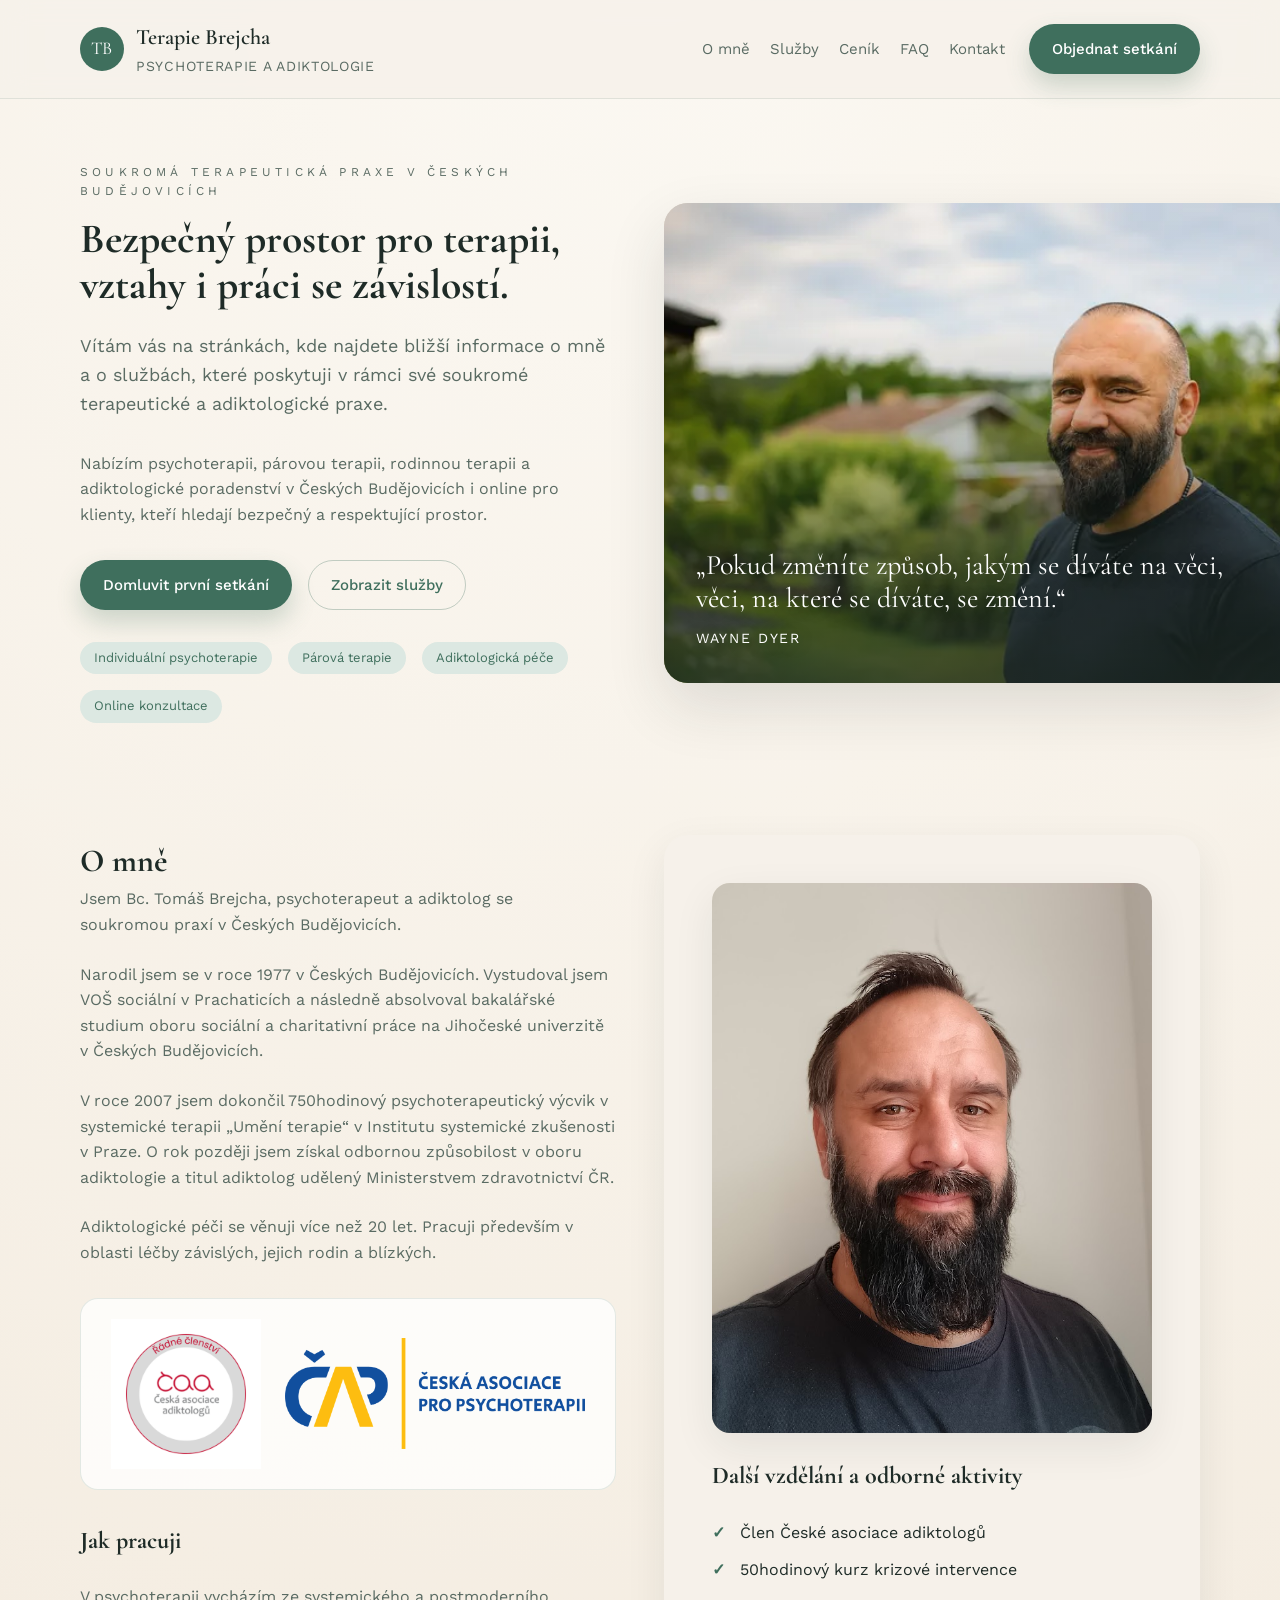
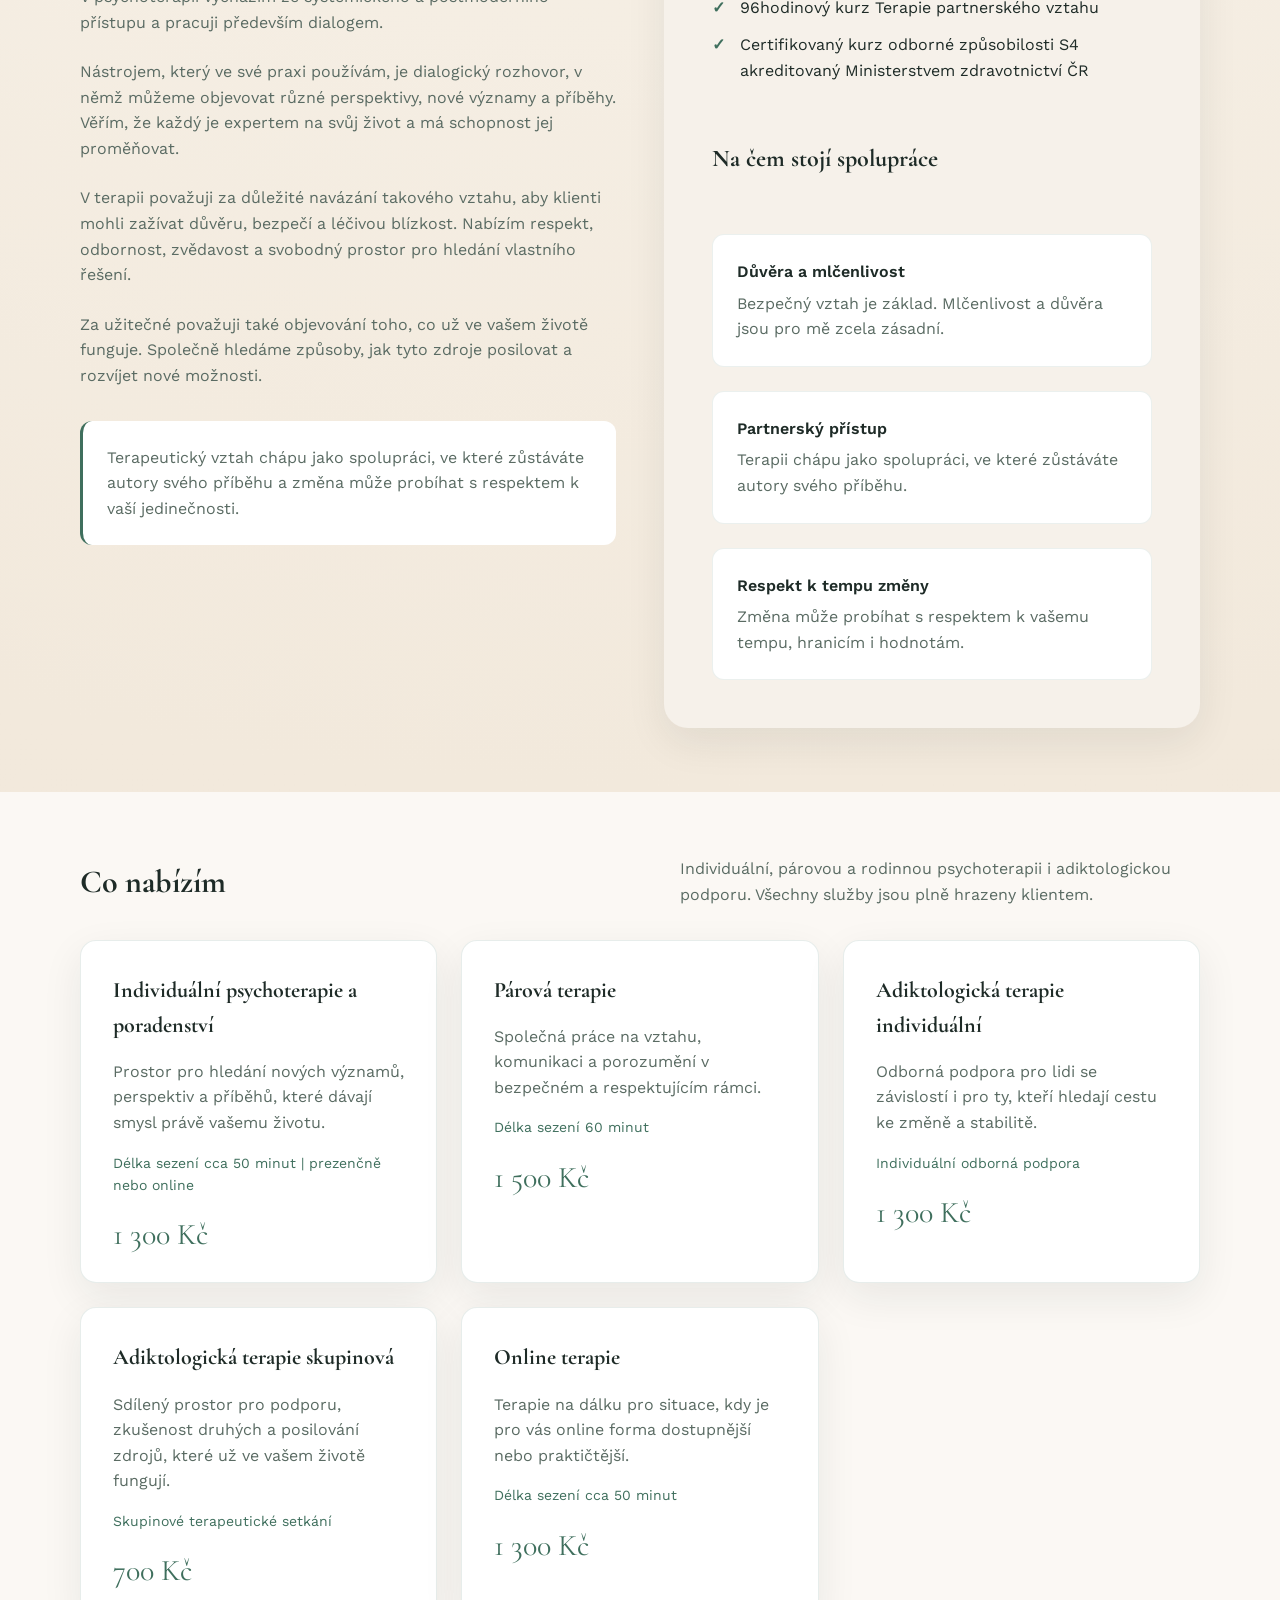
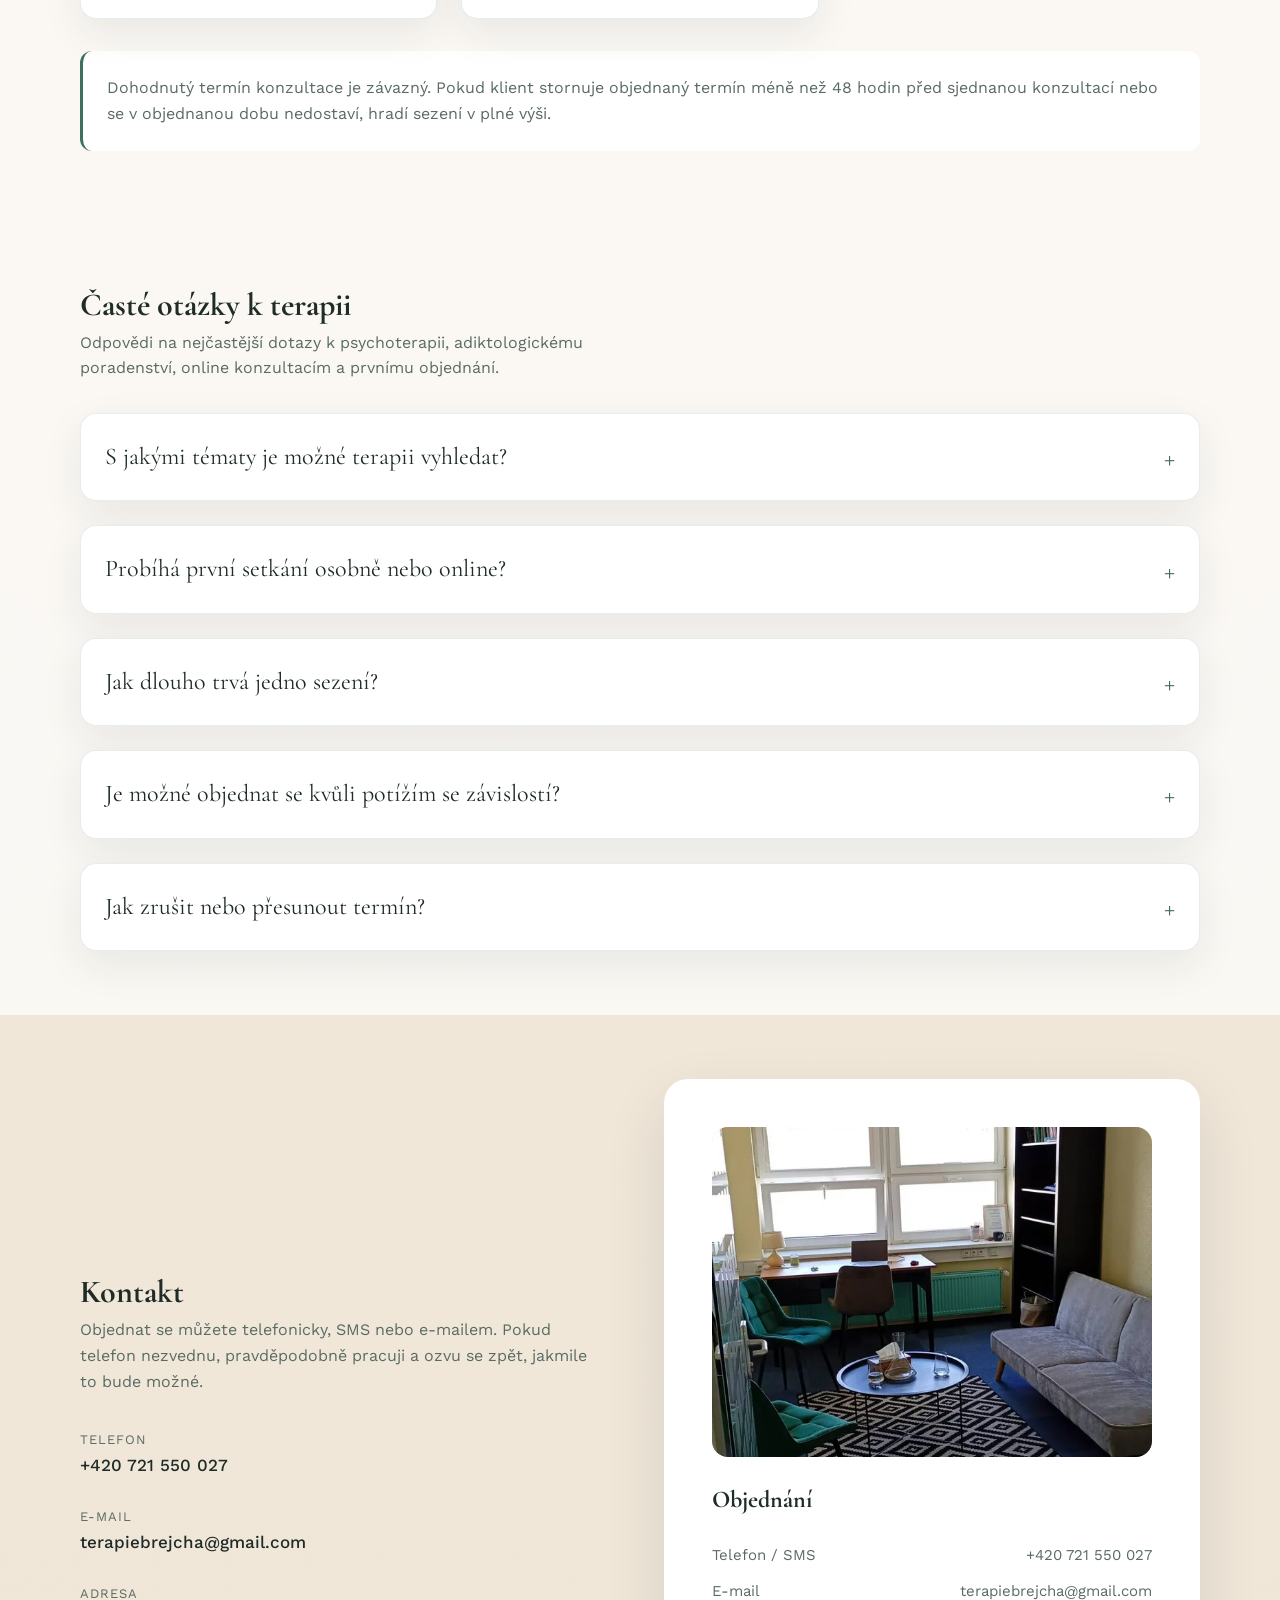
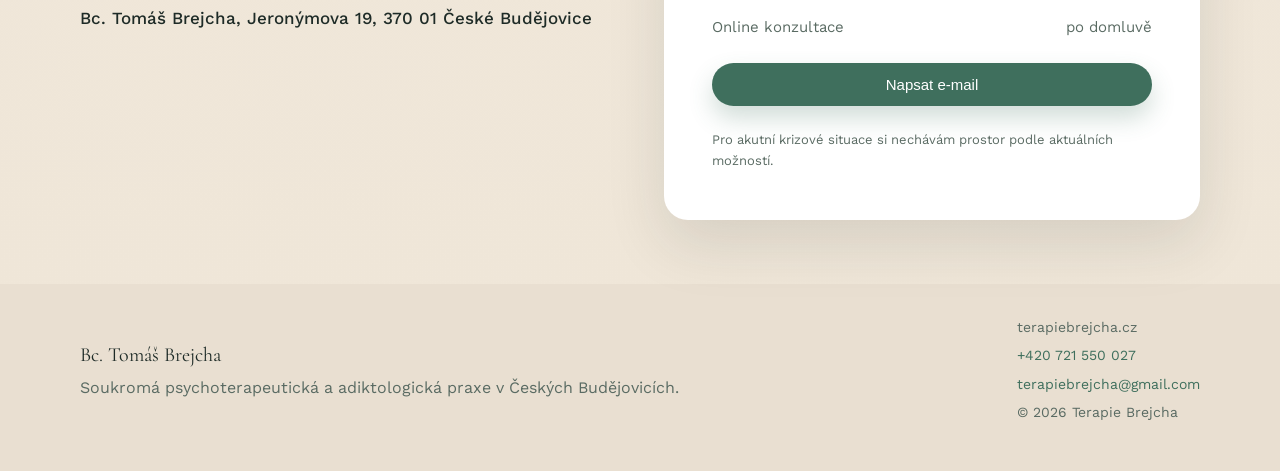
<file: index.html>
<!doctype html>
<html lang="cs">
<head>
  <meta charset="utf-8" />
  <meta name="viewport" content="width=device-width, initial-scale=1" />
  <title>Terapie Brejcha | Psychoterapie a adiktologie v Českých Budějovicích</title>
  <meta
    name="description"
    content="Bc. Tomáš Brejcha nabízí individuální, párovou a rodinnou psychoterapii a adiktologickou péči v Českých Budějovicích."
  />
  <meta
    name="keywords"
    content="psychoterapie České Budějovice, psychoterapeut České Budějovice, adiktologie České Budějovice, adiktolog České Budějovice, párová terapie České Budějovice, rodinná terapie České Budějovice, online terapie"
  />
  <meta name="author" content="Bc. Tomáš Brejcha" />
  <meta name="robots" content="index, follow, max-image-preview:large, max-snippet:-1, max-video-preview:-1" />
  <meta name="theme-color" content="#3f6f5d" />
  <meta name="format-detection" content="telephone=yes, email=yes, address=yes" />
  <link rel="canonical" href="https://terapiebrejcha.cz/" />
  <link rel="alternate" hreflang="cs-CZ" href="https://terapiebrejcha.cz/" />
  <link rel="alternate" hreflang="x-default" href="https://terapiebrejcha.cz/" />
  <meta property="og:locale" content="cs_CZ" />
  <meta property="og:type" content="website" />
  <meta property="og:site_name" content="Terapie Brejcha" />
  <meta property="og:title" content="Terapie Brejcha | Psychoterapie a adiktologie v Českých Budějovicích" />
  <meta
    property="og:description"
    content="Soukromá psychoterapeutická a adiktologická praxe Bc. Tomáše Brejchy v Českých Budějovicích. Individuální, párová a rodinná terapie i online konzultace."
  />
  <meta property="og:url" content="https://terapiebrejcha.cz/" />
  <meta property="og:image" content="https://terapiebrejcha.cz/assets/images/foto.png" />
  <meta property="og:image:alt" content="Bc. Tomáš Brejcha, psychoterapeut a adiktolog" />
  <meta name="twitter:card" content="summary_large_image" />
  <meta name="twitter:title" content="Terapie Brejcha | Psychoterapie a adiktologie v Českých Budějovicích" />
  <meta
    name="twitter:description"
    content="Psychoterapie, párová terapie, rodinná terapie a adiktologická péče v Českých Budějovicích i online."
  />
  <meta name="twitter:image" content="https://terapiebrejcha.cz/assets/images/foto.png" />
  <link rel="icon" href="favicon.svg" type="image/svg+xml" />
  <link rel="manifest" href="site.webmanifest" />
  <link rel="preconnect" href="https://fonts.googleapis.com" />
  <link rel="preconnect" href="https://fonts.gstatic.com" crossorigin />
  <link
    href="https://fonts.googleapis.com/css2?family=Cormorant+Garamond:wght@400;500;600&family=Work+Sans:wght@300;400;500;600&display=swap"
    rel="stylesheet"
  />
  <link rel="stylesheet" href="styles.css" />
  <script type="application/ld+json">
    {
      "@context": "https://schema.org",
      "@graph": [
        {
          "@type": "WebSite",
          "@id": "https://terapiebrejcha.cz/#website",
          "url": "https://terapiebrejcha.cz/",
          "name": "Terapie Brejcha",
          "inLanguage": "cs-CZ"
        },
        {
          "@type": "WebPage",
          "@id": "https://terapiebrejcha.cz/#webpage",
          "url": "https://terapiebrejcha.cz/",
          "name": "Terapie Brejcha | Psychoterapie a adiktologie v Českých Budějovicích",
          "description": "Soukromá psychoterapeutická a adiktologická praxe Bc. Tomáše Brejchy v Českých Budějovicích.",
          "isPartOf": {
            "@id": "https://terapiebrejcha.cz/#website"
          },
          "inLanguage": "cs-CZ"
        },
        {
          "@type": "Person",
          "@id": "https://terapiebrejcha.cz/#person",
          "name": "Bc. Tomáš Brejcha",
          "jobTitle": "Psychoterapeut a adiktolog",
          "image": "https://terapiebrejcha.cz/assets/images/foto.png",
          "url": "https://terapiebrejcha.cz/",
          "telephone": "+420721550027",
          "email": "mailto:terapiebrejcha@gmail.com",
          "address": {
            "@type": "PostalAddress",
            "streetAddress": "Jeronýmova 19",
            "postalCode": "370 01",
            "addressLocality": "České Budějovice",
            "addressCountry": "CZ"
          },
          "knowsAbout": [
            "psychoterapie",
            "párová terapie",
            "rodinná terapie",
            "adiktologie",
            "závislosti"
          ]
        },
        {
          "@type": "ProfessionalService",
          "@id": "https://terapiebrejcha.cz/#service",
          "name": "Terapie Brejcha",
          "url": "https://terapiebrejcha.cz/",
          "description": "Psychoterapie a adiktologická péče v Českých Budějovicích, včetně individuální, párové, rodinné a online terapie.",
          "image": "https://terapiebrejcha.cz/assets/images/foto.png",
          "priceRange": "$$",
          "telephone": "+420721550027",
          "email": "mailto:terapiebrejcha@gmail.com",
          "areaServed": [
            {
              "@type": "City",
              "name": "České Budějovice"
            },
            {
              "@type": "Country",
              "name": "Česká republika"
            }
          ],
          "availableLanguage": [
            "cs"
          ],
          "address": {
            "@type": "PostalAddress",
            "streetAddress": "Jeronýmova 19",
            "postalCode": "370 01",
            "addressLocality": "České Budějovice",
            "addressCountry": "CZ"
          },
          "founder": {
            "@id": "https://terapiebrejcha.cz/#person"
          },
          "hasOfferCatalog": {
            "@type": "OfferCatalog",
            "name": "Terapeutické služby",
            "itemListElement": [
              {
                "@type": "Offer",
                "name": "Individuální psychoterapie a poradenství",
                "price": "1300",
                "priceCurrency": "CZK"
              },
              {
                "@type": "Offer",
                "name": "Párová terapie",
                "price": "1500",
                "priceCurrency": "CZK"
              },
              {
                "@type": "Offer",
                "name": "Adiktologická terapie individuální",
                "price": "1300",
                "priceCurrency": "CZK"
              },
              {
                "@type": "Offer",
                "name": "Adiktologická terapie skupinová",
                "price": "700",
                "priceCurrency": "CZK"
              },
              {
                "@type": "Offer",
                "name": "Online terapie",
                "price": "1300",
                "priceCurrency": "CZK"
              }
            ]
          }
        },
        {
          "@type": "FAQPage",
          "@id": "https://terapiebrejcha.cz/#faq",
          "mainEntity": [
            {
              "@type": "Question",
              "name": "S jakými tématy je možné terapii vyhledat?",
              "acceptedAnswer": {
                "@type": "Answer",
                "text": "Terapie může být užitečná při osobních krizích, vztahových obtížích, zátěži v rodině, otázkách kolem závislosti i v situacích, kdy hledáte větší stabilitu a porozumění sobě."
              }
            },
            {
              "@type": "Question",
              "name": "Probíhá první setkání osobně nebo online?",
              "acceptedAnswer": {
                "@type": "Answer",
                "text": "První setkání může po domluvě proběhnout osobně v Českých Budějovicích nebo online, podle toho, co je pro vás dostupnější a vhodnější."
              }
            },
            {
              "@type": "Question",
              "name": "Jak dlouho trvá jedno sezení?",
              "acceptedAnswer": {
                "@type": "Answer",
                "text": "Individuální a online sezení obvykle trvají přibližně 50 minut, párová terapie 60 minut."
              }
            },
            {
              "@type": "Question",
              "name": "Je možné objednat se kvůli potížím se závislostí?",
              "acceptedAnswer": {
                "@type": "Answer",
                "text": "Ano. Součástí praxe je adiktologická péče a odborná podpora pro lidi se závislostí i pro jejich blízké, kteří hledají cestu ke změně a stabilitě."
              }
            },
            {
              "@type": "Question",
              "name": "Jak zrušit nebo přesunout termín?",
              "acceptedAnswer": {
                "@type": "Answer",
                "text": "Dohodnutý termín konzultace je závazný. Pokud klient stornuje objednaný termín méně než 48 hodin před sjednanou konzultací nebo se v objednanou dobu nedostaví, hradí sezení v plné výši."
              }
            }
          ]
        }
      ]
    }
  </script>
</head>
<body>
  <a class="skip-link" href="#obsah">Přeskočit na obsah</a>
  <header class="site-header">
    <div class="container">
      <div class="brand">
        <span class="brand__mark">TB</span>
        <div class="brand__text">
          <span class="brand__name">Terapie Brejcha</span>
          <span class="brand__role">psychoterapie a adiktologie</span>
        </div>
      </div>
      <nav class="nav" aria-label="Hlavní navigace">
        <a class="nav__link" href="#o-mne">O mně</a>
        <a class="nav__link" href="#sluzby">Služby</a>
        <a class="nav__link" href="#cenik">Ceník</a>
        <a class="nav__link" href="#faq">FAQ</a>
        <a class="nav__link" href="#kontakt">Kontakt</a>
      </nav>
      <a class="btn btn--primary" href="#kontakt">Objednat setkání</a>
    </div>
  </header>

  <main id="obsah">
    <section class="hero" id="uvod">
      <div class="container hero__layout">
        <div class="hero__content">
          <p class="eyebrow">Soukromá terapeutická praxe v Českých Budějovicích</p>
          <h1 class="hero__title">Bezpečný prostor pro terapii, vztahy i práci se závislostí.</h1>
          <p class="hero__lead">
            Vítám vás na stránkách, kde najdete bližší informace o mně a o službách, které
            poskytuji v rámci své soukromé terapeutické a adiktologické praxe.
          </p>
          <p class="hero__search-copy">
            Nabízím psychoterapii, párovou terapii, rodinnou terapii a adiktologické poradenství v Českých
            Budějovicích i online pro klienty, kteří hledají bezpečný a respektující prostor.
          </p>
          <div class="hero__actions">
            <a class="btn btn--primary" href="#kontakt">Domluvit první setkání</a>
            <a class="btn btn--ghost" href="#sluzby">Zobrazit služby</a>
          </div>
          <div class="hero__badges">
            <span class="badge">Individuální psychoterapie</span>
            <span class="badge">Párová terapie</span>
            <span class="badge">Adiktologická péče</span>
            <span class="badge">Online konzultace</span>
          </div>
        </div>
        <figure class="hero__photo-card">
          <picture>
            <source
              type="image/webp"
              srcset="
                assets/images/generated/brejcha2-640.webp 640w,
                assets/images/generated/brejcha2-960.webp 960w,
                assets/images/generated/brejcha2-1400.webp 1400w
              "
              sizes="(max-width: 980px) calc(100vw - 2rem), 520px"
            />
            <source
              type="image/jpeg"
              srcset="
                assets/images/generated/brejcha2-640.jpg 640w,
                assets/images/generated/brejcha2-960.jpg 960w,
                assets/images/generated/brejcha2-1400.jpg 1400w
              "
              sizes="(max-width: 980px) calc(100vw - 2rem), 520px"
            />
            <img
              class="hero__photo"
              src="assets/images/generated/brejcha2-960.jpg"
              width="960"
              height="639"
              alt="Tomáš Brejcha v krajině"
              fetchpriority="high"
              decoding="async"
            />
          </picture>
          <figcaption class="hero__photo-caption">
            <span class="hero__quote">
              „Pokud změníte způsob, jakým se díváte na věci, věci, na které se díváte, se změní.“
            </span>
            <cite>Wayne Dyer</cite>
          </figcaption>
        </figure>
      </div>
    </section>

    <section class="section" id="o-mne">
      <div class="container split">
        <div class="split__content split__content--about">
          <h2 class="section__title">O mně</h2>
          <p class="section__lead">
            Jsem Bc. Tomáš Brejcha, psychoterapeut a adiktolog se soukromou praxí v Českých
            Budějovicích.
          </p>
          <div class="section__copy">
            <p>
              Narodil jsem se v roce 1977 v Českých Budějovicích. Vystudoval jsem VOŠ sociální
              v Prachaticích a následně absolvoval bakalářské studium oboru sociální a charitativní
              práce na Jihočeské univerzitě v Českých Budějovicích.
            </p>
            <p>
              V roce 2007 jsem dokončil 750hodinový psychoterapeutický výcvik v systemické terapii
              „Umění terapie“ v Institutu systemické zkušenosti v Praze. O rok později jsem získal
              odbornou způsobilost v oboru adiktologie a titul adiktolog udělený Ministerstvem
              zdravotnictví ČR.
            </p>
            <p>
              Adiktologické péči se věnuji více než 20 let. Pracuji především v oblasti léčby
              závislých, jejich rodin a blízkých.
            </p>
          </div>
          <figure class="credential-badge">
            <img
              class="credential-badge__image credential-badge__image--caa"
              src="assets/images/caa.png"
              alt="Známka členství v České asociaci adiktologů"
              loading="lazy"
              decoding="async"
            />
            <img
              class="credential-badge__image credential-badge__image--capp"
              src="assets/images/capp.png"
              alt="Logo České asociace pro psychologii"
              loading="lazy"
              decoding="async"
            />
          </figure>
          <h3 class="split__title">Jak pracuji</h3>
          <div class="section__copy">
            <p>
              V psychoterapii vycházím ze systemického a postmoderního přístupu a pracuji především dialogem.
            </p>
            <p>
              Nástrojem, který ve své praxi používám, je dialogický rozhovor, v němž můžeme
              objevovat různé perspektivy, nové významy a příběhy. Věřím, že každý je expertem na
              svůj život a má schopnost jej proměňovat.
            </p>
            <p>
              V terapii považuji za důležité navázání takového vztahu, aby klienti mohli zažívat
              důvěru, bezpečí a léčivou blízkost. Nabízím respekt, odbornost, zvědavost a svobodný
              prostor pro hledání vlastního řešení.
            </p>
            <p>
              Za užitečné považuji také objevování toho, co už ve vašem životě funguje. Společně
              hledáme způsoby, jak tyto zdroje posilovat a rozvíjet nové možnosti.
            </p>
          </div>
          <div class="note">
            <p class="note__text">
              Terapeutický vztah chápu jako spolupráci, ve které zůstáváte autory svého příběhu
              a změna může probíhat s respektem k vaší jedinečnosti.
            </p>
          </div>
        </div>
        <div class="split__panel">
          <figure class="portrait">
            <img
              class="portrait__image"
              src="assets/images/foto.png"
              alt="Tomáš Brejcha, psychoterapeut a adiktolog"
              loading="lazy"
              decoding="async"
            />
          </figure>
          <h3 class="split__title">Další vzdělání a odborné aktivity</h3>
          <ul class="checklist">
            <li>Člen České asociace adiktologů</li>
            <li>50hodinový kurz krizové intervence</li>
            <li>96hodinový kurz Terapie partnerského vztahu</li>
            <li>Certifikovaný kurz odborné způsobilosti S4 akreditovaný Ministerstvem zdravotnictví ČR</li>
          </ul>
          <h3 class="split__title">Na čem stojí spolupráce</h3>
          <div class="principles">
            <div class="principle">
              <span class="principle__title">Důvěra a mlčenlivost</span>
              <p class="principle__text">Bezpečný vztah je základ. Mlčenlivost a důvěra jsou pro mě zcela zásadní.</p>
            </div>
            <div class="principle">
              <span class="principle__title">Partnerský přístup</span>
              <p class="principle__text">Terapii chápu jako spolupráci, ve které zůstáváte autory svého příběhu.</p>
            </div>
            <div class="principle">
              <span class="principle__title">Respekt k tempu změny</span>
              <p class="principle__text">Změna může probíhat s respektem k vašemu tempu, hranicím i hodnotám.</p>
            </div>
          </div>
        </div>
      </div>
    </section>

    <section class="section section--alt" id="sluzby">
      <div class="container">
        <div class="section__header">
          <h2 class="section__title" id="cenik">Co nabízím</h2>
          <p class="section__lead">
            Individuální, párovou a rodinnou psychoterapii i adiktologickou podporu. Všechny
            služby jsou plně hrazeny klientem.
          </p>
        </div>
        <div class="cards">
          <article class="card">
            <h3 class="card__title">Individuální psychoterapie a poradenství</h3>
            <p class="card__text">
              Prostor pro hledání nových významů, perspektiv a příběhů, které dávají smysl právě
              vašemu životu.
            </p>
            <p class="card__meta">Délka sezení cca 50 minut | prezenčně nebo online</p>
            <p class="card__price">1 300 Kč</p>
          </article>
          <article class="card">
            <h3 class="card__title">Párová terapie</h3>
            <p class="card__text">
              Společná práce na vztahu, komunikaci a porozumění v bezpečném a respektujícím rámci.
            </p>
            <p class="card__meta">Délka sezení 60 minut</p>
            <p class="card__price">1 500 Kč</p>
          </article>
          <article class="card">
            <h3 class="card__title">Adiktologická terapie individuální</h3>
            <p class="card__text">
              Odborná podpora pro lidi se závislostí i pro ty, kteří hledají cestu ke změně a
              stabilitě.
            </p>
            <p class="card__meta">Individuální odborná podpora</p>
            <p class="card__price">1 300 Kč</p>
          </article>
          <article class="card">
            <h3 class="card__title">Adiktologická terapie skupinová</h3>
            <p class="card__text">
              Sdílený prostor pro podporu, zkušenost druhých a posilování zdrojů, které už ve vašem
              životě fungují.
            </p>
            <p class="card__meta">Skupinové terapeutické setkání</p>
            <p class="card__price">700 Kč</p>
          </article>
          <article class="card">
            <h3 class="card__title">Online terapie</h3>
            <p class="card__text">
              Terapie na dálku pro situace, kdy je pro vás online forma dostupnější nebo praktičtější.
            </p>
            <p class="card__meta">Délka sezení cca 50 minut</p>
            <p class="card__price">1 300 Kč</p>
          </article>
        </div>
        <div class="note note--wide">
          <p class="note__text">
            Dohodnutý termín konzultace je závazný. Pokud klient stornuje objednaný termín méně než 48 hodin před sjednanou konzultací nebo se v objednanou dobu nedostaví, hradí sezení v plné výši.
          </p>
        </div>
      </div>
    </section>

    <section class="section section--alt" id="faq">
      <div class="container">
        <div class="section__header">
          <div>
            <h2 class="section__title">Časté otázky k terapii</h2>
            <p class="section__lead">
              Odpovědi na nejčastější dotazy k psychoterapii, adiktologickému poradenství, online
              konzultacím a prvnímu objednání.
            </p>
          </div>
        </div>
        <div class="faq">
          <details class="faq__item">
            <summary class="faq__question">S jakými tématy je možné terapii vyhledat?</summary>
            <p class="faq__answer">
              Terapie může být užitečná při osobních krizích, vztahových obtížích, zátěži v rodině,
              otázkách kolem závislosti i v situacích, kdy hledáte větší stabilitu a porozumění sobě.
            </p>
          </details>
          <details class="faq__item">
            <summary class="faq__question">Probíhá první setkání osobně nebo online?</summary>
            <p class="faq__answer">
              První setkání může po domluvě proběhnout osobně v Českých Budějovicích nebo online,
              podle toho, co je pro vás dostupnější a vhodnější.
            </p>
          </details>
          <details class="faq__item">
            <summary class="faq__question">Jak dlouho trvá jedno sezení?</summary>
            <p class="faq__answer">
              Individuální a online sezení obvykle trvají přibližně 50 minut, párová terapie 60 minut.
            </p>
          </details>
          <details class="faq__item">
            <summary class="faq__question">Je možné objednat se kvůli potížím se závislostí?</summary>
            <p class="faq__answer">
              Ano. Součástí praxe je adiktologická péče a odborná podpora pro lidi se závislostí i pro
              jejich blízké, kteří hledají cestu ke změně a stabilitě.
            </p>
          </details>
          <details class="faq__item">
            <summary class="faq__question">Jak zrušit nebo přesunout termín?</summary>
            <p class="faq__answer">
              Dohodnutý termín konzultace je závazný. Pokud klient stornuje objednaný termín méně než 48 hodin před sjednanou konzultací nebo se v objednanou dobu nedostaví, hradí sezení v plné výši.
            </p>
          </details>
        </div>
      </div>
    </section>

    <section class="section" id="kontakt">
      <div class="container contact">
        <div class="contact__intro">
          <h2 class="section__title">Kontakt</h2>
          <p class="section__lead">
            Objednat se můžete telefonicky, SMS nebo e-mailem. Pokud telefon nezvednu,
            pravděpodobně pracuji a ozvu se zpět, jakmile to bude možné.
          </p>
          <div class="contact__details">
            <div>
              <span class="contact__label">Telefon</span>
              <span class="contact__value"><a href="tel:+420721550027">+420 721 550 027</a></span>
            </div>
            <div>
              <span class="contact__label">E-mail</span>
              <span class="contact__value contact__value--stack">
                <a href="mailto:terapiebrejcha@gmail.com">terapiebrejcha@gmail.com</a>
              </span>
            </div>
            <div>
              <span class="contact__label">Adresa</span>
              <span class="contact__value">Bc. Tomáš Brejcha, Jeronýmova 19, 370 01 České Budějovice</span>
            </div>
          </div>
        </div>
        <div class="contact__card">
          <picture class="contact__photo">
            <source
              type="image/webp"
              srcset="
                assets/images/generated/brejcha-interier-420.webp 420w,
                assets/images/generated/brejcha-interier-640.webp 640w,
                assets/images/generated/brejcha-interier-900.webp 900w
              "
              sizes="(max-width: 980px) calc(100vw - 2rem), 440px"
            />
            <source
              type="image/jpeg"
              srcset="
                assets/images/generated/brejcha-interier-420.jpg 420w,
                assets/images/generated/brejcha-interier-640.jpg 640w,
                assets/images/generated/brejcha-interier-900.jpg 900w
              "
              sizes="(max-width: 980px) calc(100vw - 2rem), 440px"
            />
            <img
              class="contact__photo-image"
              src="assets/images/generated/brejcha-interier-640.jpg"
              width="640"
              height="1138"
              alt="Interiér ordinace v Českých Budějovicích"
              loading="lazy"
              decoding="async"
            />
          </picture>
          <h3 class="contact__title">Objednání</h3>
          <div class="contact__hours">
            <div class="hours__row">
              <span>Telefon / SMS</span>
              <span>+420 721 550 027</span>
            </div>
            <div class="hours__row">
              <span>E-mail</span>
              <span>terapiebrejcha@gmail.com</span>
            </div>
            <div class="hours__row">
              <span>Online konzultace</span>
              <span>po domluvě</span>
            </div>
          </div>
          <button class="btn btn--primary" type="button" data-open-email-dialog>Napsat e-mail</button>
          <p class="contact__note">Pro akutní krizové situace si nechávám prostor podle aktuálních možností.</p>
        </div>
      </div>
    </section>
  </main>

  <footer class="site-footer">
    <div class="container footer">
      <div>
        <p class="footer__title">Bc. Tomáš Brejcha</p>
        <p class="footer__text">Soukromá psychoterapeutická a adiktologická praxe v Českých Budějovicích.</p>
      </div>
      <div class="footer__meta">
        <span>terapiebrejcha.cz</span>
        <a href="tel:+420721550027">+420 721 550 027</a>
        <a href="mailto:terapiebrejcha@gmail.com">terapiebrejcha@gmail.com</a>
        <span>© 2026 Terapie Brejcha</span>
      </div>
    </div>
  </footer>

  <dialog class="email-dialog" id="email-dialog" aria-labelledby="email-dialog-title">
    <div class="email-dialog__panel">
      <div class="email-dialog__header">
        <div>
          <p class="eyebrow">Kontakt</p>
          <h2 class="email-dialog__title" id="email-dialog-title">Napsat e-mail</h2>
        </div>
        <button class="email-dialog__close" type="button" aria-label="Zavřít dialog" data-close-email-dialog>×</button>
      </div>
<!--      <p class="email-dialog__lead">-->
<!--        Zpráva bude odeslána přes Web3Forms. Do produkce ještě doplňte vlastní `access_key`.-->
<!--      </p>-->

      <form class="email-form" id="email-form" novalidate>
        <input type="hidden" name="access_key" value="e0c67ad8-6a05-4d11-b1fd-c4f927e3c0f1" />
        <input type="hidden" name="subject" value="Nová zpráva z terapiebrejcha.cz" />
        <input type="hidden" name="from_name" value="Kontaktní formulář terapiebrejcha.cz" />
        <input type="checkbox" name="botcheck" class="visually-hidden" tabindex="-1" autocomplete="off" />

        <label class="form-field">
          <span class="form-label">Odesílatel</span>
          <input class="form-input" type="email" name="email" placeholder="vas@email.cz" required />
        </label>

        <label class="form-field">
          <span class="form-label">Text e-mailu</span>
          <textarea
            class="form-textarea"
            name="message"
            rows="7"
            placeholder="Dobrý den, rád bych se objednal na konzultaci..."
            required
          ></textarea>
        </label>

        <p class="form-meta">
          Neposílejte prosím v prvním kontaktu citlivé zdravotní údaje. Stačí stručný popis a
          kontakt na vás.
        </p>

        <div class="form-actions">
          <p class="form-status" id="email-form-status" aria-live="polite"></p>
          <button class="btn btn--primary" type="submit">Odeslat zprávu</button>
        </div>
      </form>
    </div>
  </dialog>

  <script>
    const emailDialog = document.querySelector("#email-dialog");
    const emailForm = document.querySelector("#email-form");
    const emailStatus = document.querySelector("#email-form-status");
    const openEmailDialogButton = document.querySelector("[data-open-email-dialog]");
    const closeEmailDialogButton = document.querySelector("[data-close-email-dialog]");
    const submitEmailButton = emailForm?.querySelector('button[type="submit"]');
    const accessKeyField = emailForm?.querySelector('input[name="access_key"]');
    const firstEmailField = emailForm?.querySelector('input[name="email"]');

    const setEmailStatus = (message, state = "") => {
      if (!emailStatus) {
        return;
      }

      emailStatus.textContent = message;
      emailStatus.dataset.state = state;
    };

    const openEmailDialog = () => {
      if (!emailDialog) {
        return;
      }

      setEmailStatus("");
      emailDialog.showModal();
      firstEmailField?.focus();
    };

    const closeEmailDialog = () => {
      emailDialog?.close();
    };

    openEmailDialogButton?.addEventListener("click", openEmailDialog);
    closeEmailDialogButton?.addEventListener("click", closeEmailDialog);

    emailDialog?.addEventListener("click", (event) => {
      const rect = emailDialog.getBoundingClientRect();
      const clickedInside =
        event.clientX >= rect.left &&
        event.clientX <= rect.right &&
        event.clientY >= rect.top &&
        event.clientY <= rect.bottom;

      if (!clickedInside) {
        closeEmailDialog();
      }
    });

    emailForm?.addEventListener("submit", async (event) => {
      event.preventDefault();

      if (!emailForm.reportValidity()) {
        return;
      }

      if (!accessKeyField || accessKeyField.value === "YOUR_WEB3FORMS_ACCESS_KEY") {
        setEmailStatus("Nejdřív doplňte vlastní Web3Forms access key do HTML.", "error");
        return;
      }

      const originalButtonLabel = submitEmailButton?.textContent;
      const formData = new FormData(emailForm);

      setEmailStatus("Odesílám zprávu…");

      if (submitEmailButton) {
        submitEmailButton.disabled = true;
        submitEmailButton.textContent = "Odesílám…";
      }

      try {
        const response = await fetch("https://api.web3forms.com/submit", {
          method: "POST",
          headers: {
            Accept: "application/json"
          },
          body: formData
        });

        const result = await response.json();

        if (!response.ok || !result.success) {
          throw new Error(result.message || "Zprávu se nepodařilo odeslat.");
        }

        emailForm.reset();
        setEmailStatus("Zpráva byla odeslána.", "success");

        window.setTimeout(() => {
          closeEmailDialog();
          setEmailStatus("");
        }, 1200);
      } catch (error) {
        setEmailStatus(error.message || "Zprávu se nepodařilo odeslat.", "error");
      } finally {
        if (submitEmailButton) {
          submitEmailButton.disabled = false;
          submitEmailButton.textContent = originalButtonLabel;
        }
      }
    });
  </script>
</body>
</html>
</file>
<file: styles.css>
:root {
  color-scheme: light;
  --color-ink: #1e2b27;
  --color-muted: #5a6b63;
  --color-cream: #f6f1ea;
  --color-sand: #efe6d8;
  --color-accent: #3f6f5d;
  --color-accent-soft: #dce8e2;
  --color-white: #ffffff;
  --shadow-soft: 0 24px 60px rgba(30, 43, 39, 0.12);
  --shadow-card: 0 14px 40px rgba(30, 43, 39, 0.08);
  --radius-lg: 24px;
  --radius-md: 16px;
  --radius-sm: 12px;
  --container: 1120px;
  --space-1: 8px;
  --space-2: 16px;
  --space-3: 24px;
  --space-4: 32px;
  --space-5: 48px;
  --space-6: 64px;
}

* {
  box-sizing: border-box;
  margin: 0;
  padding: 0;
}

body {
  font-family: "Work Sans", sans-serif;
  color: var(--color-ink);
  background: radial-gradient(circle at top, #fbf8f2 0%, #f2e9dc 45%, #efe6d8 100%);
  line-height: 1.6;
}

a {
  color: inherit;
  text-decoration: none;
}

a:hover,
a:focus {
  text-decoration: underline;
  text-underline-offset: 0.16em;
}

img {
  max-width: 100%;
  display: block;
}

.container {
  width: min(100% - 2rem, var(--container));
  margin: 0 auto;
}

.skip-link {
  position: absolute;
  left: 1rem;
  top: -3rem;
  z-index: 20;
  padding: 10px 14px;
  border-radius: 999px;
  background: var(--color-accent);
  color: var(--color-white);
}

.skip-link:focus {
  top: 1rem;
}

.site-header {
  position: sticky;
  top: 0;
  z-index: 10;
  backdrop-filter: blur(12px);
  background: rgba(246, 241, 234, 0.85);
  border-bottom: 1px solid rgba(63, 111, 93, 0.12);
}

.site-header .container {
  display: flex;
  align-items: center;
  gap: var(--space-3);
  padding: 20px 0;
}

.brand {
  display: flex;
  align-items: center;
  gap: 12px;
}

.brand__mark {
  width: 44px;
  height: 44px;
  display: grid;
  place-items: center;
  border-radius: 50%;
  background: var(--color-accent);
  color: var(--color-white);
  font-family: "Cormorant Garamond", serif;
  font-size: 18px;
  letter-spacing: 0.04em;
}

.brand__text {
  display: flex;
  flex-direction: column;
}

.brand__name {
  font-family: "Cormorant Garamond", serif;
  font-size: 22px;
  font-weight: 600;
}

.brand__role {
  font-size: 14px;
  color: var(--color-muted);
  letter-spacing: 0.05em;
  text-transform: uppercase;
}

.nav {
  margin-left: auto;
  display: flex;
  gap: 20px;
}

.nav__link {
  font-size: 15px;
  color: var(--color-muted);
  transition: color 0.2s ease;
}

.nav__link:hover,
.nav__link:focus {
  color: var(--color-accent);
}

.btn {
  display: inline-flex;
  align-items: center;
  justify-content: center;
  padding: 12px 22px;
  border-radius: 999px;
  font-size: 15px;
  font-weight: 500;
  border: 1px solid transparent;
  transition: transform 0.2s ease, box-shadow 0.2s ease, background 0.2s ease;
}

.btn--primary {
  background: var(--color-accent);
  color: var(--color-white);
  box-shadow: 0 12px 24px rgba(63, 111, 93, 0.24);
}

.btn--primary:hover {
  transform: translateY(-1px);
  box-shadow: 0 16px 30px rgba(63, 111, 93, 0.28);
}

.btn:disabled {
  opacity: 0.75;
  cursor: wait;
  transform: none;
  box-shadow: none;
}

.btn--ghost {
  border-color: rgba(63, 111, 93, 0.3);
  color: var(--color-accent);
  background: transparent;
}

.hero {
  padding: var(--space-6) 0 var(--space-5);
}

.hero__layout {
  display: grid;
  grid-template-columns: repeat(2, minmax(0, 1fr));
  gap: var(--space-5);
  align-items: center;
}

.eyebrow {
  text-transform: uppercase;
  letter-spacing: 0.35em;
  color: var(--color-muted);
  font-size: 12px;
  margin-bottom: var(--space-2);
}

.hero__title {
  font-family: "Cormorant Garamond", serif;
  font-size: clamp(2.6rem, 3vw, 3.6rem);
  line-height: 1.1;
  margin-bottom: var(--space-3);
}

.hero__lead {
  font-size: 18px;
  color: var(--color-muted);
  margin-bottom: var(--space-4);
}

.hero__search-copy {
  color: var(--color-muted);
  max-width: 60ch;
  margin-bottom: var(--space-4);
}

.hero__actions {
  display: flex;
  gap: var(--space-2);
  flex-wrap: wrap;
  margin-bottom: var(--space-4);
}

.hero__badges {
  display: flex;
  flex-wrap: wrap;
  gap: var(--space-2);
}

.badge {
  padding: 6px 14px;
  border-radius: 999px;
  background: var(--color-accent-soft);
  color: var(--color-accent);
  font-size: 13px;
}

.hero__photo-card {
  position: relative;
  min-height: 480px;
  aspect-ratio: 4 / 3;
  border-radius: var(--radius-lg);
  box-shadow: var(--shadow-soft);
  overflow: hidden;
  background: #d9d1c3;
}

.hero__photo-card::after {
  content: "";
  position: absolute;
  inset: 0;
  background: linear-gradient(180deg, rgba(30, 43, 39, 0.02) 25%, rgba(30, 43, 39, 0.76) 100%);
  pointer-events: none;
}

.hero__photo-card picture,
.hero__photo {
  display: block;
  width: 100%;
  height: 100%;
}

.hero__photo {
  object-fit: cover;
  object-position: center;
}

.hero__photo-caption {
  position: absolute;
  left: var(--space-4);
  right: var(--space-4);
  bottom: var(--space-4);
  z-index: 1;
  color: var(--color-white);
  text-shadow: 0 2px 16px rgba(30, 43, 39, 0.42);
}

.hero__quote {
  display: block;
  font-family: "Cormorant Garamond", serif;
  font-size: clamp(1.65rem, 2.2vw, 2.25rem);
  line-height: 1.18;
  margin-bottom: 10px;
}

.hero__photo-caption cite {
  font-style: normal;
  font-size: 14px;
  letter-spacing: 0.12em;
  text-transform: uppercase;
}

.section {
  padding: var(--space-6) 0;
}

.section--alt {
  background: rgba(255, 255, 255, 0.7);
}

.section__header {
  display: flex;
  align-items: flex-end;
  justify-content: space-between;
  gap: var(--space-4);
  margin-bottom: var(--space-4);
}

.section__title {
  font-family: "Cormorant Garamond", serif;
  font-size: clamp(2rem, 2.4vw, 2.6rem);
}

.section__lead {
  color: var(--color-muted);
  max-width: 520px;
}

.section__text {
  color: var(--color-muted);
  margin-top: var(--space-2);
}

.section__copy {
  display: grid;
  gap: var(--space-3);
  margin-top: var(--space-3);
  color: var(--color-muted);
}

.cards {
  display: grid;
  grid-template-columns: repeat(3, minmax(0, 1fr));
  gap: var(--space-3);
}

.card {
  background: var(--color-white);
  padding: var(--space-4);
  border-radius: var(--radius-md);
  box-shadow: var(--shadow-card);
  border: 1px solid rgba(63, 111, 93, 0.12);
}

.card__title {
  font-family: "Cormorant Garamond", serif;
  font-size: 22px;
  margin-bottom: var(--space-2);
}

.card__text {
  color: var(--color-muted);
  margin-bottom: var(--space-2);
}

.card__meta {
  font-size: 14px;
  color: var(--color-accent);
}

.card__price {
  font-family: "Cormorant Garamond", serif;
  font-size: 30px;
  line-height: 1;
  color: var(--color-accent);
  margin-top: var(--space-3);
}

.split {
  display: grid;
  grid-template-columns: repeat(2, minmax(0, 1fr));
  gap: var(--space-5);
  align-items: start;
}

.split__panel {
  background: var(--color-cream);
  padding: var(--space-5);
  border-radius: var(--radius-lg);
  box-shadow: var(--shadow-card);
  display: grid;
  gap: var(--space-3);
}

.split__content--about > .credential-badge,
.split__content--about > .split__title,
.split__content--about > .note {
  margin-top: var(--space-4);
}

.split__title {
  font-family: "Cormorant Garamond", serif;
  font-size: 24px;
}

.portrait {
  aspect-ratio: 4 / 5;
  overflow: hidden;
  border-radius: calc(var(--radius-lg) - 6px);
  background: linear-gradient(180deg, #f4ece1 0%, #e7dccf 100%);
  box-shadow: var(--shadow-card);
}

.portrait__image {
  width: 100%;
  height: 100%;
  object-fit: cover;
  object-position: center top;
}

.principles {
  display: grid;
  gap: var(--space-3);
  margin-top: var(--space-4);
}

.principle {
  background: var(--color-white);
  padding: var(--space-3);
  border-radius: var(--radius-sm);
  border: 1px solid rgba(63, 111, 93, 0.1);
}

.principle__title {
  font-weight: 600;
  display: block;
  margin-bottom: 6px;
}

.principle__text {
  color: var(--color-muted);
}

.checklist {
  list-style: none;
  display: grid;
  gap: 12px;
  color: var(--color-ink);
  margin-bottom: var(--space-4);
}

.checklist li {
  position: relative;
  padding-left: 28px;
}

.checklist li::before {
  content: "✓";
  position: absolute;
  left: 0;
  color: var(--color-accent);
  font-weight: 600;
}

.credential-badge {
  display: flex;
  align-items: center;
  justify-content: center;
  flex-wrap: wrap;
  gap: 18px 24px;
  padding: 20px;
  background: rgba(255, 255, 255, 0.78);
  border: 1px solid rgba(63, 111, 93, 0.14);
  border-radius: calc(var(--radius-lg) - 6px);
}

.credential-badge__image {
  object-fit: contain;
}

.credential-badge__image--caa {
  width: min(100%, 150px);
  aspect-ratio: 1;
}

.credential-badge__image--capp {
  width: min(100%, 300px);
}

.note {
  background: var(--color-white);
  border-radius: var(--radius-sm);
  padding: var(--space-3);
  border-left: 3px solid var(--color-accent);
}

.note__text {
  color: var(--color-muted);
}

.note--wide {
  margin-top: var(--space-4);
}

.contact {
  display: grid;
  grid-template-columns: repeat(2, minmax(0, 1fr));
  gap: var(--space-5);
  align-items: center;
}

.contact__details {
  display: grid;
  gap: var(--space-3);
  margin-top: var(--space-4);
}

.contact__label {
  font-size: 13px;
  text-transform: uppercase;
  letter-spacing: 0.08em;
  color: var(--color-muted);
}

.contact__value {
  display: block;
  font-size: 17px;
  font-weight: 500;
}

.contact__value--stack {
  display: grid;
  gap: 6px;
}

.contact__card {
  background: var(--color-white);
  padding: var(--space-5);
  border-radius: var(--radius-lg);
  box-shadow: var(--shadow-soft);
  display: grid;
  gap: var(--space-3);
}

.contact__photo {
  display: block;
  aspect-ratio: 4 / 3;
  overflow: hidden;
  border-radius: calc(var(--radius-lg) - 8px);
  background: #e7dccf;
}

.contact__photo-image {
  width: 100%;
  height: 100%;
  object-fit: cover;
  object-position: center 44%;
}

.contact__title {
  font-family: "Cormorant Garamond", serif;
  font-size: 24px;
}

.contact__hours {
  display: grid;
  gap: 12px;
  color: var(--color-muted);
}

.hours__row {
  display: flex;
  justify-content: space-between;
  gap: var(--space-2);
  font-size: 15px;
}

.contact__note {
  font-size: 13px;
  color: var(--color-muted);
}

.faq {
  display: grid;
  gap: var(--space-3);
}

.faq__item {
  background: var(--color-white);
  border: 1px solid rgba(63, 111, 93, 0.12);
  border-radius: var(--radius-md);
  box-shadow: var(--shadow-card);
  padding: var(--space-3);
}

.faq__question {
  cursor: pointer;
  font-family: "Cormorant Garamond", serif;
  font-size: 24px;
  list-style: none;
  padding-right: 2rem;
  position: relative;
}

.faq__question::-webkit-details-marker {
  display: none;
}

.faq__question::after {
  content: "+";
  position: absolute;
  right: 0;
  top: 50%;
  transform: translateY(-50%);
  color: var(--color-accent);
  font-size: 28px;
  line-height: 1;
}

.faq__item[open] .faq__question::after {
  content: "−";
}

.faq__answer {
  color: var(--color-muted);
  margin-top: var(--space-2);
}

.email-dialog {
  width: min(100% - 2rem, 640px);
  margin: auto;
  padding: 0;
  border: none;
  background: transparent;
}

.email-dialog::backdrop {
  background: rgba(30, 43, 39, 0.5);
  backdrop-filter: blur(6px);
}

.email-dialog__panel {
  background: var(--color-white);
  border-radius: var(--radius-lg);
  box-shadow: var(--shadow-soft);
  padding: var(--space-5);
}

.email-dialog__header {
  display: flex;
  justify-content: space-between;
  gap: var(--space-3);
  align-items: flex-start;
}

.email-dialog__title {
  font-family: "Cormorant Garamond", serif;
  font-size: clamp(2rem, 3vw, 2.4rem);
  line-height: 1.1;
}

.email-dialog__close {
  width: 42px;
  height: 42px;
  border: none;
  border-radius: 50%;
  background: var(--color-accent-soft);
  color: var(--color-accent);
  font-size: 28px;
  line-height: 1;
  cursor: pointer;
}

.email-dialog__lead {
  color: var(--color-muted);
  margin-top: var(--space-3);
}

.email-form {
  display: grid;
  gap: var(--space-3);
  margin-top: var(--space-4);
}

.form-field {
  display: grid;
  gap: 8px;
}

.form-label {
  font-size: 14px;
  font-weight: 500;
}

.form-input,
.form-textarea {
  width: 100%;
  border: 1px solid rgba(63, 111, 93, 0.18);
  border-radius: var(--radius-sm);
  background: #fbf8f2;
  color: var(--color-ink);
  font: inherit;
  padding: 14px 16px;
}

.form-input:focus,
.form-textarea:focus {
  outline: 2px solid rgba(63, 111, 93, 0.24);
  border-color: rgba(63, 111, 93, 0.36);
}

.form-textarea {
  min-height: 180px;
  resize: vertical;
}

.form-meta {
  font-size: 13px;
  color: var(--color-muted);
}

.form-actions {
  display: flex;
  justify-content: space-between;
  gap: var(--space-3);
  align-items: center;
}

.form-status {
  min-height: 1.5em;
  font-size: 14px;
  color: var(--color-muted);
}

.form-status[data-state="success"] {
  color: var(--color-accent);
}

.form-status[data-state="error"] {
  color: #a34736;
}

.visually-hidden {
  position: absolute;
  width: 1px;
  height: 1px;
  padding: 0;
  margin: -1px;
  overflow: hidden;
  clip: rect(0, 0, 0, 0);
  white-space: nowrap;
  border: 0;
}

.site-footer {
  padding: var(--space-4) 0 var(--space-5);
  background: #e9dfd1;
}

.footer {
  display: flex;
  justify-content: space-between;
  gap: var(--space-3);
  align-items: center;
  flex-wrap: wrap;
}

.footer__title {
  font-family: "Cormorant Garamond", serif;
  font-size: 20px;
  margin-bottom: 4px;
}

.footer__text {
  color: var(--color-muted);
}

.footer__meta {
  display: grid;
  gap: 6px;
  font-size: 14px;
  color: var(--color-muted);
}

.footer__meta a {
  color: var(--color-accent);
}

@media (max-width: 980px) {
  .site-header .container {
    flex-wrap: wrap;
  }

  .nav {
    order: 3;
    width: 100%;
    justify-content: center;
    flex-wrap: wrap;
    margin: 0;
  }

  .hero__layout,
  .split,
  .contact {
    grid-template-columns: 1fr;
  }

  .section__header {
    flex-direction: column;
    align-items: flex-start;
  }

  .cards {
    grid-template-columns: repeat(2, minmax(0, 1fr));
  }

  .hours__row {
    flex-direction: column;
    align-items: flex-start;
  }
}

@media (max-width: 640px) {
  .site-header .container {
    gap: var(--space-2);
  }

  .btn {
    width: 100%;
  }

  .cards {
    grid-template-columns: 1fr;
  }

  .hero__photo-card {
    min-height: 0;
    aspect-ratio: 3 / 2;
  }

  .hero__photo-caption {
    left: var(--space-3);
    right: var(--space-3);
    bottom: var(--space-3);
  }

  .split__panel,
  .contact__card,
  .email-dialog__panel {
    padding: var(--space-4);
  }

  .form-actions {
    flex-direction: column;
    align-items: stretch;
  }
}
</file>
